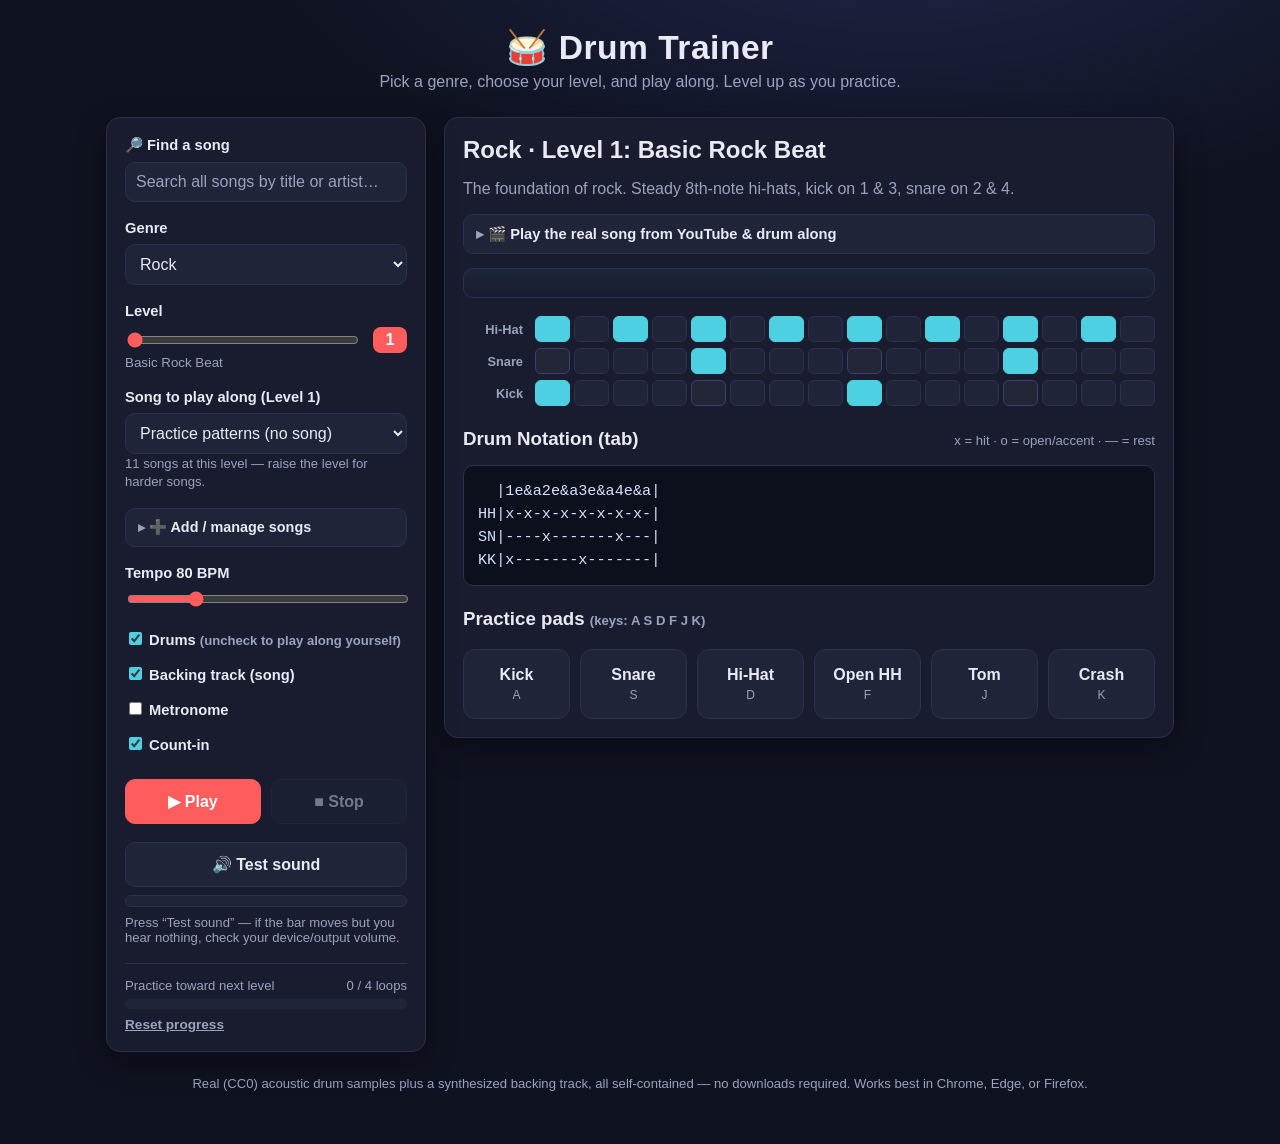
<file: drum_trainer/index.html>
<!DOCTYPE html>
<html lang="en">
<head>
  <meta charset="UTF-8" />
  <meta name="viewport" content="width=device-width, initial-scale=1.0" />
  <title>Drum Trainer — Learn to Play the Drums</title>
  <link rel="stylesheet" href="styles.css" />
</head>
<body>
  <header class="app-header">
    <h1>🥁 Drum Trainer</h1>
    <p class="tagline">Pick a genre, choose your level, and play along. Level up as you practice.</p>
  </header>

  <main class="layout">
    <!-- ============ SETUP / CONTROL PANEL ============ -->
    <section class="panel controls" aria-label="Controls">
      <div class="control-group search-group">
        <label for="song-search">🔎 Find a song</label>
        <input type="text" id="song-search" autocomplete="off" placeholder="Search all songs by title or artist…" />
        <div id="search-results" class="search-results" hidden></div>
      </div>

      <div class="control-group">
        <label for="genre">Genre</label>
        <select id="genre"></select>
      </div>

      <div class="control-group">
        <label for="level">Level</label>
        <div class="level-row">
          <input type="range" id="level" min="1" max="5" step="1" value="1" />
          <span id="level-badge" class="badge">1</span>
        </div>
        <small id="level-name" class="muted"></small>
      </div>

      <div class="control-group">
        <label for="song" id="song-label">Song to play along</label>
        <select id="song"></select>
        <small id="song-hint" class="muted small"></small>
      </div>

      <details class="manage">
        <summary>➕ Add / manage songs</summary>
        <div class="manage-body">
          <p class="muted small">Add your own song to practice with. Live internet search isn’t available inside this sandboxed page, so use the lookup link to find a song’s tempo/feel, then enter it here. Added songs are saved in your browser.</p>
          <input id="cs-title" type="text" placeholder="Song title" autocomplete="off" />
          <input id="cs-artist" type="text" placeholder="Artist" autocomplete="off" />
          <div class="manage-row">
            <select id="cs-genre" aria-label="Genre"></select>
            <select id="cs-level" aria-label="Level"></select>
          </div>
          <div class="manage-row">
            <input id="cs-bpm" type="number" min="40" max="220" value="100" aria-label="Tempo (BPM)" />
            <select id="cs-key" aria-label="Key"></select>
          </div>
          <div class="manage-row">
            <button id="cs-add" class="btn btn-primary">Add song</button>
            <a id="cs-lookup" class="btn" href="https://www.google.com/search?q=drum+beat" target="_blank" rel="noopener">🔗 Look&nbsp;up</a>
          </div>
          <div id="cs-msg" class="muted small"></div>
          <hr class="manage-hr" />
          <label class="muted small" for="cs-move">Change the selected song’s level</label>
          <select id="cs-move" aria-label="Move selected song to level"></select>
          <div id="cs-list" class="cs-list"></div>
        </div>
      </details>

      <div class="control-group">
        <label for="tempo">Tempo <span id="tempo-value">90</span> BPM</label>
        <input type="range" id="tempo" min="50" max="180" step="1" value="90" />
      </div>

      <div class="control-group toggles">
        <label class="check"><input type="checkbox" id="drums" checked /> Drums <span class="muted small">(uncheck to play along yourself)</span></label>
        <label class="check"><input type="checkbox" id="backing" checked /> Backing track (song)</label>
        <label class="check"><input type="checkbox" id="metronome" /> Metronome</label>
        <label class="check"><input type="checkbox" id="countin" checked /> Count-in</label>
      </div>

      <div class="transport">
        <button id="play" class="btn btn-primary">▶ Play</button>
        <button id="stop" class="btn" disabled>■ Stop</button>
      </div>

      <div class="control-group sound-check">
        <button id="test-sound" class="btn">🔊 Test sound</button>
        <div class="meter" title="Live audio output level">
          <div id="meter-fill" class="meter-fill"></div>
        </div>
        <small id="audio-status" class="muted small">Press “Test sound” — if the bar moves but you hear nothing, check your device/output volume.</small>
      </div>

      <div class="progress-wrap">
        <div class="progress-label">
          <span>Practice toward next level</span>
          <span id="loops-count">0 / 4 loops</span>
        </div>
        <div class="progress-bar"><div id="progress-fill" class="progress-fill"></div></div>
        <button id="reset-progress" class="btn btn-link">Reset progress</button>
      </div>
    </section>

    <!-- ============ NOTATION / PLAY AREA ============ -->
    <section class="panel stage" aria-label="Drum notation">
      <div class="stage-header">
        <h2 id="pattern-title">—</h2>
        <p id="pattern-tip" class="muted"></p>
      </div>

      <details class="yt">
        <summary>🎬 Play the real song from YouTube &amp; drum along</summary>
        <div class="yt-body">
          <p class="muted small">Paste a song's YouTube link and press <strong>Load</strong> — it plays here and is <strong>saved for this song, so it auto-plays whenever you pick it</strong>. Then mute <strong>Drums</strong> (left) and play along to the notation. <strong>Drumless ↗</strong> finds a no-drums version; <strong>Original ↗</strong> the full track. (Embedding works in the downloaded file; the claude.ai preview blocks it — use the links there.)</p>
          <div class="yt-row">
            <input id="yt-input" type="text" placeholder="Paste a YouTube link…" autocomplete="off" />
            <button id="yt-load" class="btn">Load</button>
            <a id="yt-drumless" class="btn btn-primary" href="https://www.youtube.com/results?search_query=drumless" target="_blank" rel="noopener">Drumless ↗</a>
            <a id="yt-search" class="btn" href="https://www.youtube.com/results?search_query=drums" target="_blank" rel="noopener">Original ↗</a>
          </div>
          <div id="yt-frame" class="yt-frame"></div>
          <div id="yt-note" class="muted small"></div>
        </div>
      </details>

      <!-- Lyrics (public-domain songs) -->
      <div id="lyrics" class="lyrics" hidden></div>

      <!-- Visual step-sequencer grid -->
      <div id="grid" class="grid" role="img" aria-label="Drum pattern grid"></div>

      <!-- Standard text drum tab -->
      <div class="tab-section">
        <div class="tab-header">
          <h3>Drum Notation (tab)</h3>
          <span class="muted small">x = hit · o = open/accent · — = rest</span>
        </div>
        <pre id="drum-tab" class="drum-tab"></pre>
      </div>

      <!-- Manual practice pads -->
      <div class="pads-section">
        <h3>Practice pads <span class="muted small">(keys: A S D F J K)</span></h3>
        <div id="pads" class="pads"></div>
      </div>
    </section>
  </main>

  <footer class="app-footer">
    <p class="muted small">Real (CC0) acoustic drum samples plus a synthesized backing track, all self-contained — no downloads required. Works best in Chrome, Edge, or Firefox.</p>
  </footer>

  <script src="samples.js"></script>
  <script src="audio.js"></script>
  <script src="patterns.js"></script>
  <script src="songs.js"></script>
  <script src="classics.js"></script>
  <script src="app.js"></script>
</body>
</html>
</file>
<file: drum_trainer/styles.css>
:root {
  --bg: #0f1220;
  --panel: #181c2e;
  --panel-2: #1f2438;
  --text: #e8ebf5;
  --muted: #9aa3c0;
  --accent: #ff5d5d;
  --accent-2: #4dd0e1;
  --good: #5ad17f;
  --line: #2a3050;
  --radius: 14px;
  --shadow: 0 10px 30px rgba(0,0,0,0.35);
  font-family: -apple-system, BlinkMacSystemFont, "Segoe UI", Roboto, Helvetica, Arial, sans-serif;
}

* { box-sizing: border-box; }

body {
  margin: 0;
  background: radial-gradient(1200px 600px at 70% -10%, #20264a 0%, var(--bg) 55%);
  color: var(--text);
  min-height: 100vh;
  padding-bottom: 40px;
}

.app-header {
  text-align: center;
  padding: 28px 16px 8px;
}
.app-header h1 { margin: 0; font-size: 2.1rem; letter-spacing: 0.5px; }
.tagline { color: var(--muted); margin: 6px 0 0; }

.layout {
  max-width: 1100px;
  margin: 18px auto;
  padding: 0 16px;
  display: grid;
  grid-template-columns: 320px 1fr;
  gap: 18px;
  align-items: start;
}
@media (max-width: 860px) {
  .layout { grid-template-columns: 1fr; }
}

.panel {
  background: var(--panel);
  border: 1px solid var(--line);
  border-radius: var(--radius);
  padding: 18px;
  box-shadow: var(--shadow);
}

/* ---------- Controls ---------- */
.controls { position: sticky; top: 16px; }
.control-group { margin-bottom: 18px; }
.control-group > label {
  display: block;
  font-weight: 600;
  margin-bottom: 8px;
  font-size: 0.92rem;
}
select, input[type="range"] { width: 100%; }
select {
  background: var(--panel-2);
  color: var(--text);
  border: 1px solid var(--line);
  border-radius: 10px;
  padding: 10px;
  font-size: 1rem;
}
input[type="range"] { accent-color: var(--accent); }

.level-row { display: flex; align-items: center; gap: 12px; }
.badge {
  background: var(--accent);
  color: #fff;
  font-weight: 700;
  border-radius: 8px;
  padding: 4px 12px;
  min-width: 34px;
  text-align: center;
}

.toggles { display: flex; flex-direction: column; gap: 8px; }
.check { font-weight: 500; display: flex; align-items: center; gap: 8px; cursor: pointer; }
.check input { accent-color: var(--accent-2); width: auto; }

.transport { display: flex; gap: 10px; margin: 6px 0 18px; }
.btn {
  flex: 1;
  background: var(--panel-2);
  color: var(--text);
  border: 1px solid var(--line);
  border-radius: 10px;
  padding: 12px;
  font-size: 1rem;
  font-weight: 600;
  cursor: pointer;
  transition: transform .05s ease, background .15s ease;
}
.btn:hover:not(:disabled) { background: #283054; }
.btn:active:not(:disabled) { transform: translateY(1px); }
.btn:disabled { opacity: .45; cursor: not-allowed; }
.btn-primary { background: var(--accent); border-color: var(--accent); color: #fff; }
.btn-primary:hover:not(:disabled) { background: #ff7070; }
.btn-link {
  flex: none; background: none; border: none; color: var(--muted);
  text-decoration: underline; padding: 0; font-size: .85rem; margin-top: 8px;
}

/* ---------- Manage / add songs ---------- */
.manage { margin-bottom: 18px; border: 1px solid var(--line); border-radius: 10px; background: var(--panel-2); }
.manage > summary { cursor: pointer; padding: 10px 12px; font-weight: 600; font-size: .9rem; list-style: none; }
.manage > summary::-webkit-details-marker { display: none; }
.manage > summary::before { content: "▸ "; color: var(--muted); }
.manage[open] > summary::before { content: "▾ "; }
.manage-body { padding: 0 12px 12px; display: flex; flex-direction: column; gap: 8px; }
.manage-body input, .manage-body select { width: 100%; }
.manage-row { display: flex; gap: 8px; }
.manage-row > * { flex: 1; }
.manage-row .btn { padding: 10px; }
#cs-lookup { display: flex; align-items: center; justify-content: center; text-decoration: none; }
.manage-hr { border: none; border-top: 1px solid var(--line); margin: 6px 0; width: 100%; }
.cs-list { display: flex; flex-direction: column; gap: 6px; }
.cs-item { display: flex; align-items: center; justify-content: space-between; gap: 8px; background: var(--panel); border: 1px solid var(--line); border-radius: 8px; padding: 7px 10px; }
.cs-item .cs-name { font-size: .82rem; cursor: pointer; flex: 1; }
.cs-item .cs-del { background: none; border: none; color: var(--accent); cursor: pointer; font-size: 1rem; line-height: 1; padding: 2px 4px; }

/* ---------- Song search ---------- */
.search-group { position: relative; }
input[type="text"] {
  width: 100%;
  background: var(--panel-2);
  color: var(--text);
  border: 1px solid var(--line);
  border-radius: 10px;
  padding: 10px;
  font-size: 1rem;
}
input[type="text"]::placeholder { color: var(--muted); }
.search-results {
  position: absolute;
  z-index: 20;
  top: 100%;
  left: 0;
  right: 0;
  margin-top: 6px;
  background: var(--panel-2);
  border: 1px solid var(--line);
  border-radius: 10px;
  box-shadow: var(--shadow);
  max-height: 320px;
  overflow-y: auto;
}
.search-item {
  display: flex;
  justify-content: space-between;
  align-items: center;
  gap: 8px;
  padding: 9px 12px;
  cursor: pointer;
  border-bottom: 1px solid var(--line);
}
.search-item:last-child { border-bottom: none; }
.search-item:hover, .search-item.active { background: #283054; }
.search-item .si-name { font-size: .9rem; }
.search-item .si-artist { color: var(--muted); font-size: .78rem; }
.search-item .si-tag {
  flex: none; font-size: .68rem; font-weight: 700; text-transform: uppercase;
  letter-spacing: .04em; color: var(--bg); background: var(--accent-2);
  border-radius: 6px; padding: 3px 7px; white-space: nowrap;
}
.search-empty { padding: 12px; color: var(--muted); font-size: .85rem; }

/* ---------- Sound check ---------- */
.sound-check { display: flex; flex-direction: column; gap: 8px; }
.meter { background: var(--panel-2); border: 1px solid var(--line); border-radius: 999px; height: 12px; overflow: hidden; }
.meter-fill { height: 100%; width: 0%; background: linear-gradient(90deg, var(--good), #ffd166, var(--accent)); transition: width .06s linear; }

/* ---------- Progress ---------- */
.progress-wrap { border-top: 1px solid var(--line); padding-top: 14px; }
.progress-label { display: flex; justify-content: space-between; font-size: .82rem; color: var(--muted); margin-bottom: 6px; }
.progress-bar { background: var(--panel-2); border-radius: 999px; height: 10px; overflow: hidden; }
.progress-fill { background: linear-gradient(90deg, var(--accent-2), var(--good)); height: 100%; width: 0%; transition: width .3s ease; }

/* ---------- Stage ---------- */
.stage-header h2 { margin: 0 0 4px; }
.muted { color: var(--muted); }
.small { font-size: .82rem; }

/* ---------- YouTube play-along ---------- */
.yt { margin: 12px 0; border: 1px solid var(--line); border-radius: 10px; background: var(--panel-2); }
.yt > summary { cursor: pointer; padding: 10px 12px; font-weight: 600; font-size: .92rem; list-style: none; }
.yt > summary::-webkit-details-marker { display: none; }
.yt > summary::before { content: "▸ "; color: var(--muted); }
.yt[open] > summary::before { content: "▾ "; }
.yt-body { padding: 0 12px 12px; display: flex; flex-direction: column; gap: 8px; }
.yt-row { display: flex; gap: 8px; flex-wrap: wrap; }
.yt-row #yt-input { flex: 1 1 200px; background: var(--panel); color: var(--text); border: 1px solid var(--line); border-radius: 10px; padding: 10px; }
.yt-row .btn { flex: 0 0 auto; padding: 10px 16px; text-decoration: none; display: inline-flex; align-items: center; }
.yt-frame { position: relative; width: 100%; }
.yt-frame iframe { width: 100%; aspect-ratio: 16 / 9; border: 0; border-radius: 10px; display: block; }
.yt-frame:empty { display: none; }

/* ---------- Lyrics ---------- */
.lyrics {
  margin: 14px 0 4px; padding: 14px 16px;
  background: linear-gradient(180deg, rgba(77,208,225,0.06), rgba(0,0,0,0.0));
  border: 1px solid var(--line); border-radius: 10px;
  display: flex; flex-wrap: wrap; gap: 4px 12px;
}
.lyrics .lyric-head { width: 100%; font-size: .78rem; font-weight: 700; letter-spacing: .04em; text-transform: uppercase; color: var(--muted); margin-bottom: 4px; }
.lyric-line { font-size: 1rem; color: var(--muted); transition: color .15s, transform .15s; }
.lyric-line.active { color: var(--accent-2); font-weight: 700; transform: scale(1.04); }

/* ---------- Grid sequencer ---------- */
.grid { display: grid; gap: 6px; margin: 18px 0 22px; overflow-x: auto; }
.grid-row { display: grid; grid-template-columns: 64px 1fr; align-items: center; gap: 8px; }
.row-label {
  font-size: .8rem; font-weight: 700; color: var(--muted);
  text-align: right; padding-right: 4px; white-space: nowrap;
}
.steps { display: grid; gap: 4px; }
.cell {
  height: 26px; border-radius: 6px;
  background: var(--panel-2); border: 1px solid var(--line);
}
.cell.beat { border-color: #3a4170; }
.cell.on { background: var(--accent-2); border-color: var(--accent-2); }
.cell.on.accent { background: var(--accent); border-color: var(--accent); }
.cell.playing { outline: 2px solid #fff; outline-offset: -2px; }
.cell.flash { box-shadow: 0 0 0 2px #fff inset; }
.beatline { background: rgba(255,255,255,0.04); }

/* ---------- Drum tab ---------- */
.tab-section { margin-top: 8px; }
.tab-header { display: flex; align-items: baseline; gap: 12px; justify-content: space-between; }
.tab-header h3 { margin: 0; }
.drum-tab {
  background: #0c0f1c; border: 1px solid var(--line); border-radius: 10px;
  padding: 14px; overflow-x: auto; font-family: "SFMono-Regular", Consolas, "Liberation Mono", monospace;
  font-size: .95rem; line-height: 1.5; color: #d6e1ff;
}

/* ---------- Pads ---------- */
.pads-section { margin-top: 22px; }
.pads { display: flex; flex-wrap: wrap; gap: 10px; margin-top: 10px; }
.pad {
  flex: 1 1 90px; min-width: 90px;
  background: var(--panel-2); border: 1px solid var(--line);
  border-radius: 12px; padding: 16px 10px; text-align: center;
  cursor: pointer; user-select: none; transition: transform .05s, background .1s;
}
.pad:active, .pad.hit { background: var(--accent); border-color: var(--accent); transform: translateY(2px); }
.pad .pad-name { font-weight: 700; }
.pad .pad-key { display: block; color: var(--muted); font-size: .75rem; margin-top: 4px; }

.app-footer { text-align: center; margin-top: 24px; padding: 0 16px; }
</file>
